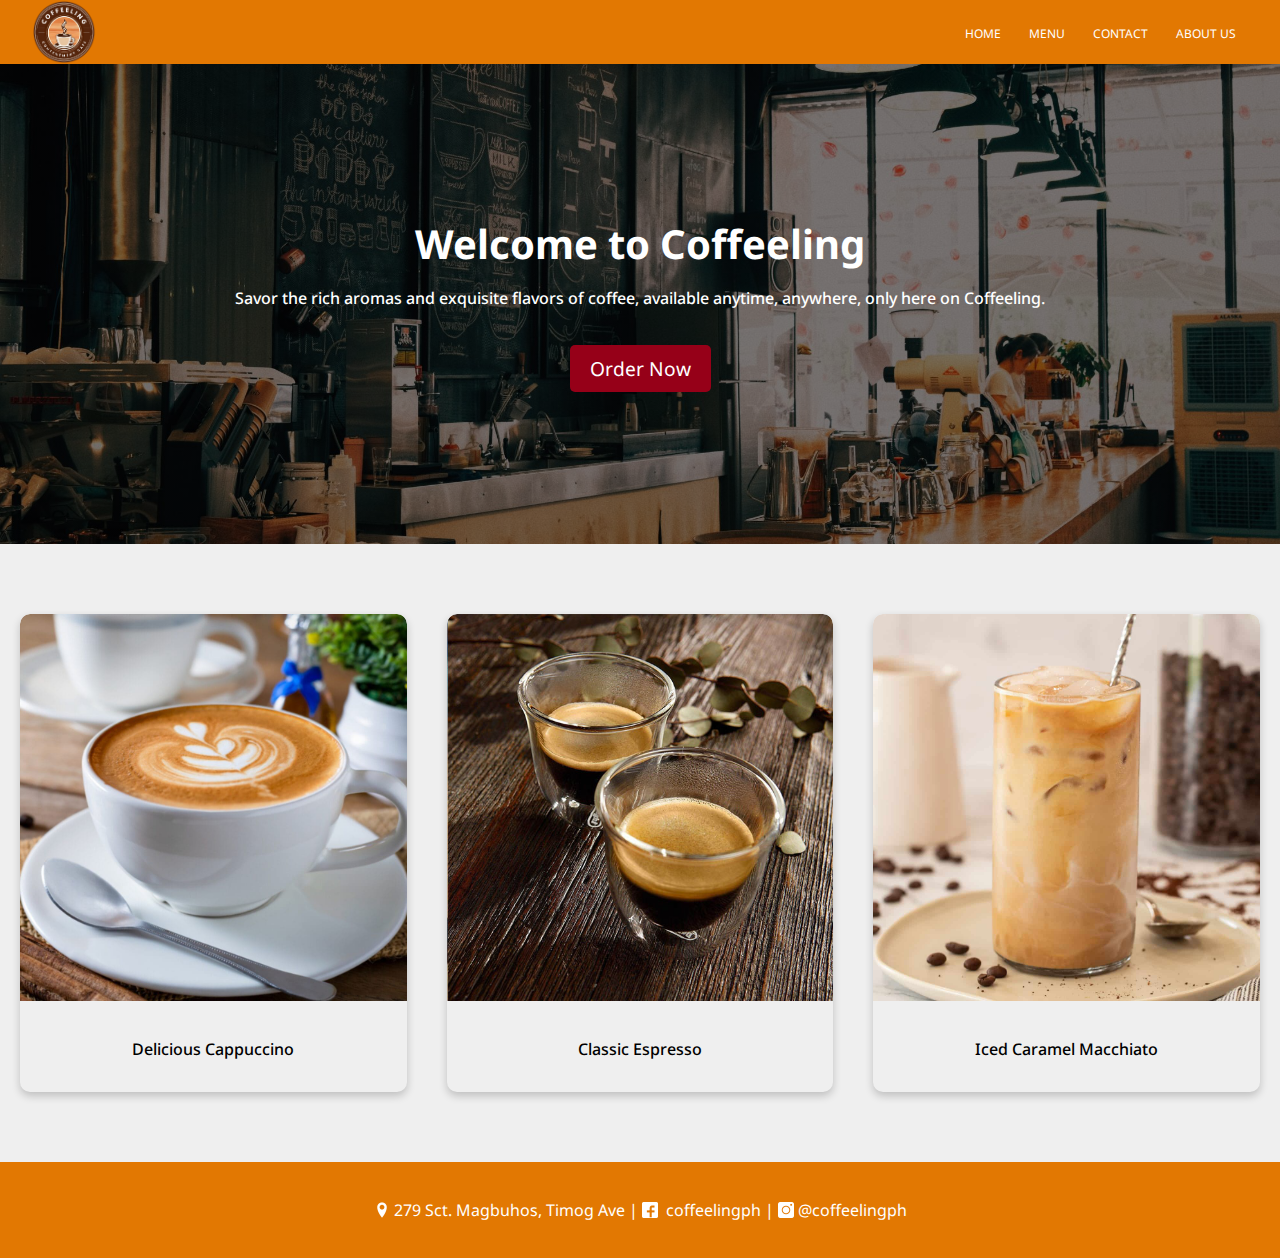
<file: index.html>
<!DOCTYPE html>
<html>

<head>
    <title>Coffeeling</title>
    <link rel="stylesheet" href="./style.css">
	<link rel="preconnect" href="https://fonts.googleapis.com">
	<link rel="preconnect" href="https://fonts.gstatic.com" crossorigin>
	<link href="https://fonts.googleapis.com/css2?family=Noto+Sans:ital,wght@0,300;0,400;0,500;0,600;1,300;1,400;1,500;1,600&display=swap" rel="stylesheet">
	<link rel="icon" href="./assets/images/logo.png">
	<meta charset="UTF-8">
    <meta name="viewport" content="width=device-width, initial-scale=1.0">
</head>

<body>
    <div class="navbar">
		<a href="./index.html"><img src="./assets/images/logo.png" class="logo"></a>
		<ul>
			<li><a href="./index.html">Home</a></li>
			<li><a href="./ongoing.html">Menu</a></li>
			<li><a href="./contact.html">Contact</a></li>
			<li><a href="./about.html">About Us</a></li>			
		</ul>
	</div>
<div class="banner">
	<h1>Welcome to Coffeeling</h1>
	<p>Savor the rich aromas and exquisite flavors of coffee, available anytime, anywhere, only here on Coffeeling.</p>
	<a href="./ongoing.html" class="cta-button">Order Now</a>
</div>
<div class="photo-boxes">
	<div class="photo-box">
		<img src="./assets/images/cappucino.jpg" alt="Cappucino">
		<p>Delicious Cappuccino</p>
	</div>
	<div class="photo-box">
		<img src="./assets/images/espresso.jpg" alt="Espresso">
		<p>Classic Espresso</p>
	</div>
	<div class="photo-box">
		<img src="./assets/images/iced_cara.jpg" alt="Iced Caramel Macchiato">
		<p>Iced Caramel Macchiato</p>
	</div>
	<!-- Add more photo boxes as needed -->
</div>

<div class="footer"> <img src="./assets/images/loc_pin.png">&nbsp;279 Sct. Magbuhos, Timog Ave |&nbsp;<img src="./assets/images/fb.png">&nbsp; coffeelingph |&nbsp;<img src="./assets/images/ig.png">&nbsp;@coffeelingph</div>

</body>

</html>
</file>
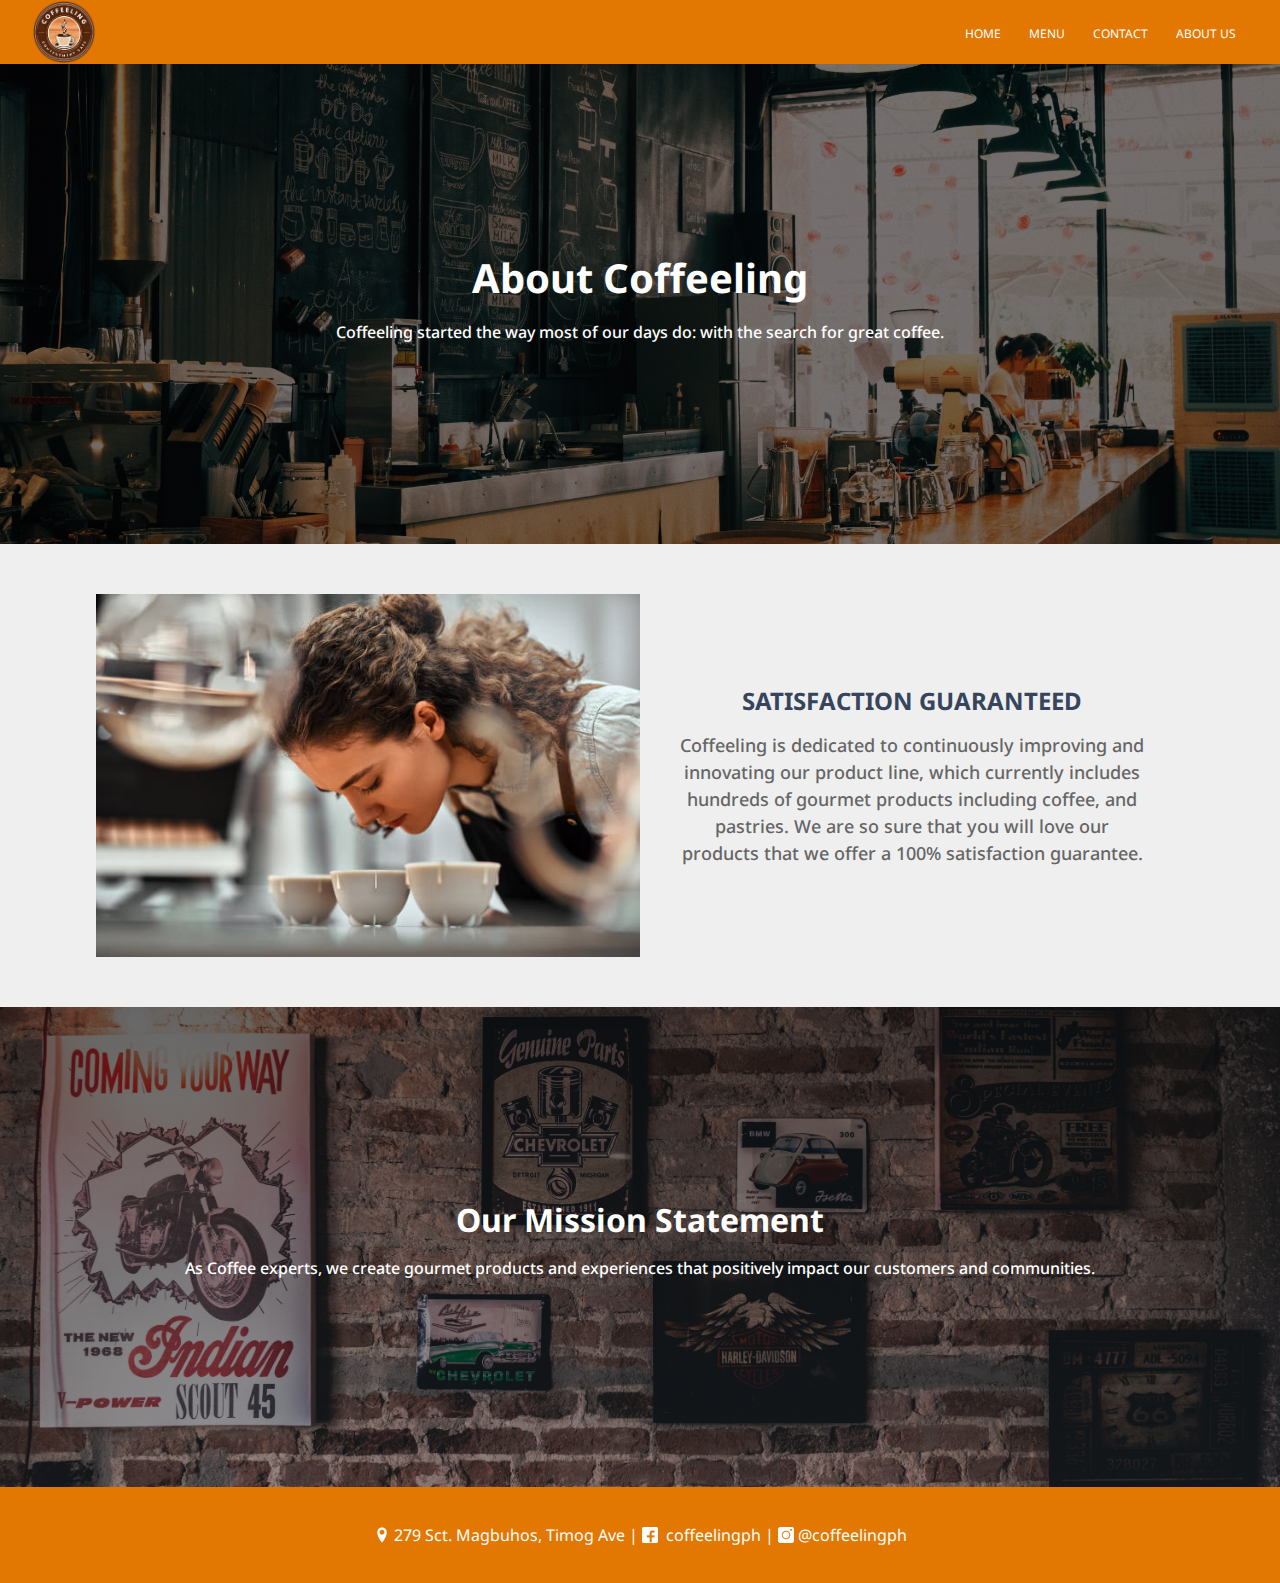
<file: about.html>
<!DOCTYPE html>
<html>

<head>
    <title>Coffeeling - About Us</title>
        <link rel="stylesheet" href="./style.css">
		<link rel="preconnect" href="https://fonts.googleapis.com">
		<link rel="preconnect" href="https://fonts.gstatic.com" crossorigin>
		<link href="https://fonts.googleapis.com/css2?family=Noto+Sans:ital,wght@0,300;0,400;0,500;0,600;1,300;1,400;1,500;1,600&display=swap" rel="stylesheet">
		<link rel="icon" href="./assets/images/logo.png">	
</head>

<body>
	<div class="navbar">
		<a href="./index.html"><img src="./assets/images/logo.png" class="logo"></a>
		<ul>
			<li><a href="./index.html">Home</a></li>
			<li><a href="./ongoing.html">Menu</a></li>
			<li><a href="./contact.html">Contact</a></li>
			<li><a href="./about.html">About Us</a></li>			
		</ul>
	</div>
	<div class="banner">
		<h1>About Coffeeling</h1>
		<p>Coffeeling started the way most of our days do: with the search for great coffee.</p>
	</div>
	
<div class="heading">
	<section class="about-us">
	<img src="./assets/images/taste.jpg">
	<div class="content">
		<h2> SATISFACTION GUARANTEED </h2>
		<p> Coffeeling is dedicated to continuously improving and innovating our product line, 
		which currently includes hundreds of gourmet products including coffee, and pastries. 
		We are so sure that you will love our products that we offer a 100% satisfaction guarantee.</p>
	</div>
	</section>
</div>

<div class="values">
	<h1>Our Mission Statement</h1>
	<p>As Coffee experts, we create gourmet products and experiences that positively impact our customers and communities. </p>
</div>

<div class="footer"> <img src="./assets/images/loc_pin.png">&nbsp;279 Sct. Magbuhos, Timog Ave |&nbsp;<img src="./assets/images/fb.png">&nbsp; coffeelingph |&nbsp;<img src="./assets/images/ig.png">&nbsp;@coffeelingph</div>

</body>
</html>
</file>
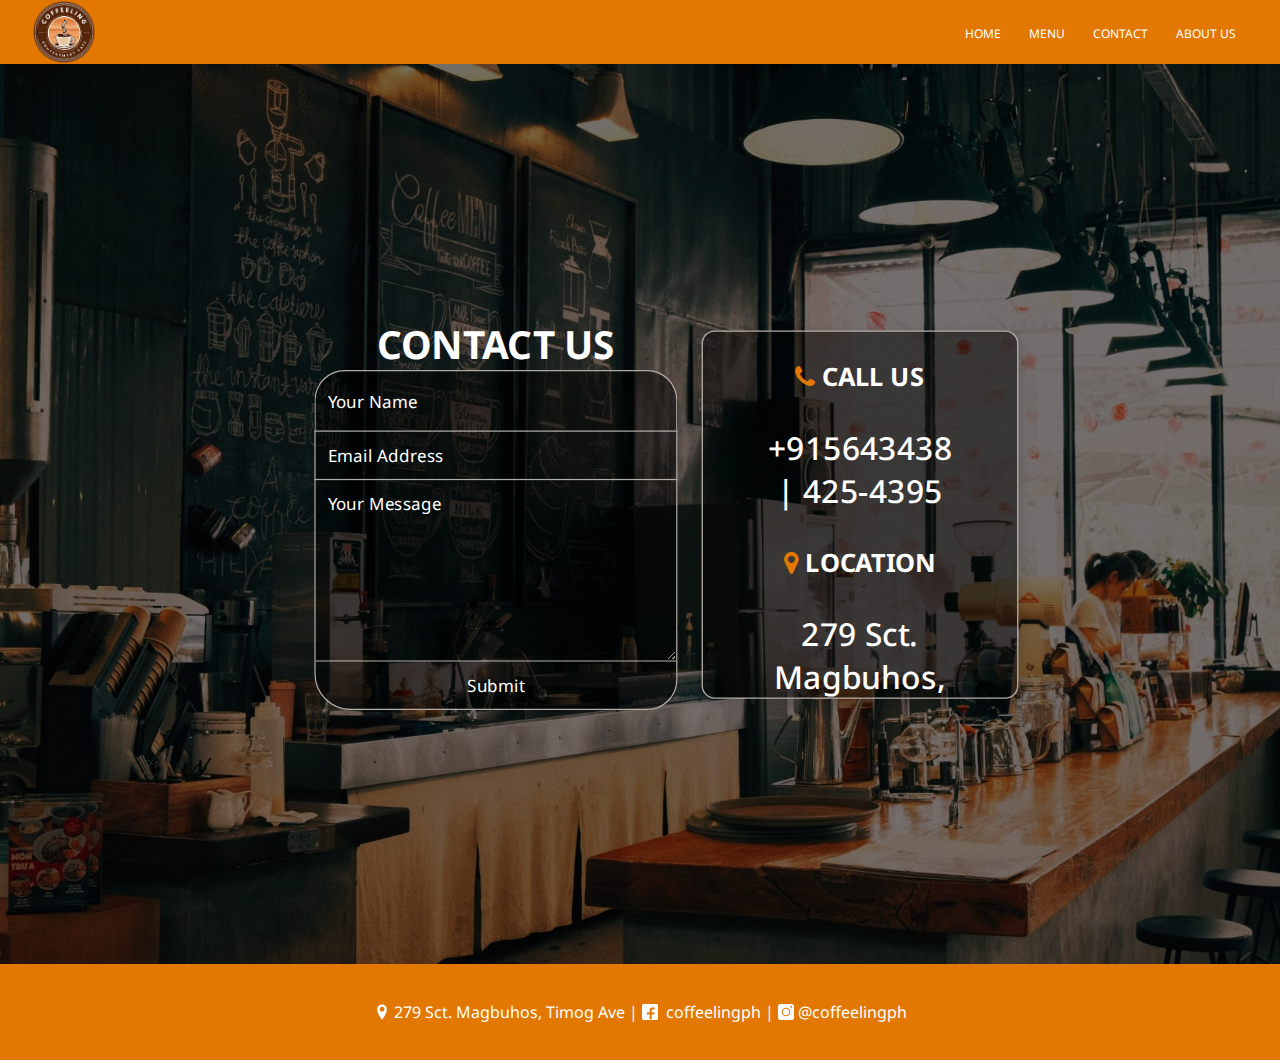
<file: contact.html>
<!DOCTYPE html>
<html>

<head>
    <title>Coffeeling - Contact</title>
        <link rel="stylesheet" href="./style.css">
		<link rel="preconnect" href="https://fonts.googleapis.com">
		<link rel="preconnect" href="https://fonts.gstatic.com" crossorigin>
		<link href="https://fonts.googleapis.com/css2?family=Noto+Sans:ital,wght@0,300;0,400;0,500;0,600;1,300;1,400;1,500;1,600&display=swap" rel="stylesheet">
		<link rel="icon" href="./assets/images/logo.png">
		<link rel="stylesheet" href="https://cdnjs.cloudflare.com/ajax/libs/font-awesome/4.7.0/css/font-awesome.min.css">
		<link rel="stylesheet" href="https://cdnjs.cloudflare.com/ajax/libs/font-awesome/4.7.0/css/font-awesome.min.css">
		<link rel="stylesheet" href="https://cdnjs.cloudflare.com/ajax/libs/font-awesome/4.7.0/css/font-awesome.min.css">
</head>

<body>
	<div class="navbar">
		<a href="./index.html"><img src="./assets/images/logo.png" class="logo"></a>
		<ul>
			<li><a href="./index.html">Home</a></li>
			<li><a href="./ongoing.html">Menu</a></li>
			<li><a href="./contact.html">Contact</a></li>
			<li><a href="./about.html">About Us</a></li>			
		</ul>
	</div>

<div class="contactbg">
<div class="container">
	<div class="container">
		<form id="form" class="contact-form">


		<label for="ContactUs"><b>CONTACT US</b></label>		
		<input type="text" placeholder="Your Name" name="password" id="password" required>
		<input type="email" placeholder="Email Address" name="email" id="email" required>
		<textarea rows = "5" cols = "20" name = "Message" placeholder="Your Message"></textarea>
		<input id="submit" type="submit" value="Submit">

	</div>
</form>

	<div class="contact-boxes">
	<div class="contact-box">
		<h2><i class="fa fa-phone"></i> CALL US</h2>
			<p>+915643438 | 425-4395</p>
		<h2><i class="fa fa-map-marker"></i> LOCATION</h2>
			<p>279 Sct. Magbuhos, Timog Ave.</p>
		<h2><i class="fa fa-clock-o"></i> BUSINESS HOURS</h2>
			<p>Weekdays 24 Hours</p>
			<p>Weekends 7AM - 12AM</p>
		</div>
	</div>
</div>
</div>

<div class="footer"> <img src="./assets/images/loc_pin.png">&nbsp;279 Sct. Magbuhos, Timog Ave |&nbsp;<img src="./assets/images/fb.png">&nbsp; coffeelingph |&nbsp;<img src="./assets/images/ig.png">&nbsp;@coffeelingph</div>
</body>
</html>
</body>
</html>
</file>
<file: style.css>
* {
  margin: 0;
  padding: 0;
  font-family: "Noto Sans", sans-serif;
}
body {
  color: #000;
  background-color: #efefef;
  font-size: 16px;
}

p {
  margin: 1em;
  font-weight: 500;
}

.banner {
  color: #fff;
  position: relative;
  height: 30em;
  background-image: linear-gradient(rgba(0, 0, 0, 0.5), rgba(0, 0, 0, 0.5)),
    url(./assets/images/bg.jpg);
  background-size: cover;
  background-position: center;
  text-align: center;
  display: flex;
  flex-direction: column;
  justify-content: center;
  align-items: center;
}

.footer {
    width: 100%;
    position: relative;
    bottom: 0;
    display: flex;
    flex-direction: row;
    justify-content: center;
    align-items: center;
    height: 6em;
    background-color: #e27802;
    color: #fff;
}

.footer img {
    height: 1em;
}

.values {
  color: #fff;
  position: relative;
  height: 30em;
  background-color: #000;
  background-image: linear-gradient(0deg, rgba(0,0,0,0.4), rgba(0,0,0,0.6)), url(./assets/images/values_bg.jpg);
  background-size: cover;
  background-repeat: no-repeat;
  background-position: center;
  text-align: center;
  display: flex;
  flex-direction: column;
  justify-content: center;
  margin: auto;
}

.heading {
  text-align: center;
  margin-top: 50px;
  margin-bottom: 50px;
}

.heading p {
  font-size: 20px;
  color: #666;
  margin-bottom: 50px;
}

.about-us {
  display: flex;
  align-items: center;
  width: 85%;
  margin: auto;
}

.about-us img {
  flex: 0 50%;
  max-width: 50%;
  height: auto;
}

.content {
  padding: 35px;
}
.content h2 {
  color: #36455c;
  font-size: 24px;
  margin: 15px 0px;
  text-decoration-line: #36455c;
}

.content p {
  color: #666;
  font-size: 18px;
  line-height: 1.5;
  margin: 15px 0px;
}

.navbar {
  background-color: #e27802;
  width: 100%;
  height: 4em;
  display: flex;
  align-items: center;
  justify-content: space-between;
}
.logo {
  height: 4em;
  margin: 0.5em;
  margin-left: 2em;
  position: relative;
  float: left;
  cursor: pointer;
}
.navbar ul {
  margin-right: 2em;
}
.navbar ul li {
  font-size: 0.75em;
  list-style: none;
  display: inline-block;
  margin: 0 1em;
  position: relative;
}
.navbar ul li a {
  text-decoration: none;
  color: #fff;
  text-transform: uppercase;
}
.navbar ul li::after {
  content: "";
  height: 3px;
  width: 0%;
  background: #362419;
  position: absolute;
  left: 0;
  bottom: -10px;
  transition: 0.5s;
}
.navbar ul li:hover::after {
  width: 100%;
}
.banner h1 {
  font-size: 2.5em;
  margin: 0;
}

.cta-button {
  margin-top: 20px;
  padding: 10px 20px;
  background-color: #960018;
  color: #fff;
  text-decoration: none;
  font-size: 1.2em;
  border-radius: 5px;
}

.cta-button:hover {
  background-color: #fff;
  color: #960018;
}
.photo-boxes {
  display: flex;
  flex-wrap: wrap;
  justify-content: space-around;
  padding: 50px 0;
}

.photo-box {
  flex: 3;
  margin: 20px;
  overflow: hidden;
  border-radius: 10px;
  box-shadow: 0 4px 8px rgba(0, 0, 0, 0.2);
}

.photo-box img {
  width: 100%;
  height: auto;
  border-radius: 10px 10px 0 0;
}

.photo-box p {
  padding: 1em;
  text-align: center;
}

.container {
    display: flex;
    justify-content: center;
    height: 50vh;
    width: 40em;
    padding: 1px;
    align-items: center;
    transform: scale(1.1);
}

.contact-form {
    max-width: 300px;
    margin-right: 20px;
}

label[for="ContactUs"]{
    color: #fff;
    font-size: 2em;
}

input[type="text"]{
    border-top-left-radius: 25px;
    border-top-right-radius: 25px;
    padding-top: 15px;
    padding-bottom: 15px;
    color: #fff;
}

input[type="email"]{
    color: #fff;
}

input, textarea {
    box-sizing: border-box;
    width: 100%;
    padding: 10px;
    font-size: 0.875em;
    background: transparent;
    outline: none;
    border: solid 1px #b3aca7;
    border-bottom: none;
    background: #fff;
    background-color: rgba(0,0,0,.5);
}

textarea {
    width: 100%;
    min-width: 100%;
    max-width: 100%;
    height: 150px;
    min-height: 150px;
    max-height: 150px;
    background: transparent;
    outline: none;
    border-bottom: none;
    background: #fff;
    background-color: rgba(0,0,0,.5);
    color: #fff;
  }


  ::placeholder{
    color:#fff;
    opacity: 1;
  }

#submit {
    width: 100%;
    padding: 10px;
    margin: -5px 0px 0px 0px;
    outline:none;
    cursor: pointer;
    border: solid 1px #b3aca7;
    border-bottom-left-radius: 30px;
    border-bottom-right-radius: 25px;
    background-color: rgba(0,0,0,.5);
    color: #fff; 
  }

#submit:hover {
    color:#E27802;
}

.contact-box {
    flex: 1;
    padding: 20px;
    max-width: 100%; 
    overflow: hidden;
    border-radius: 10px;
    box-shadow: 0 4px 8px rgba(0, 0, 0, 0.2);
    font-size: 1.5em;
    text-align: center;
}


.contact-box {
    flex: 3;
    margin: 20px auto;
    width: 22vh;
    height: 26.3vh;
    max-width: 100%;
    transform: scale(1.2);
    overflow: hidden;
    border-radius: 10px;
    box-shadow: 0 4px 8px rgba(0, 0, 0, 0.2);
    text-align: center;
    background-color: rgba(0,0,0,.5);
    color: #fff; 
    border: solid 1px #b3aca7;
}

.contact-boxes {
    display: inline-flex;
    flex-wrap: wrap;
    justify-content: space-around;
    align-items: center;
}

.contactbg {
    background-image: linear-gradient(rgba(0, 0, 0, 0.5), rgba(0, 0, 0, 0.5)),
        url(./assets/images/bg.jpg);
    background-size: cover;
    background-position: center;
    text-align: center;
    display: flex;
    flex-direction: column;
    justify-content: center;
    align-items: center;
    height: 100vh; /* Set the height to cover the entire viewport */
}

  h2 {
      font-size: 0.8em;
  }
  
  i {
      color:#E27802;
  }
</file>
